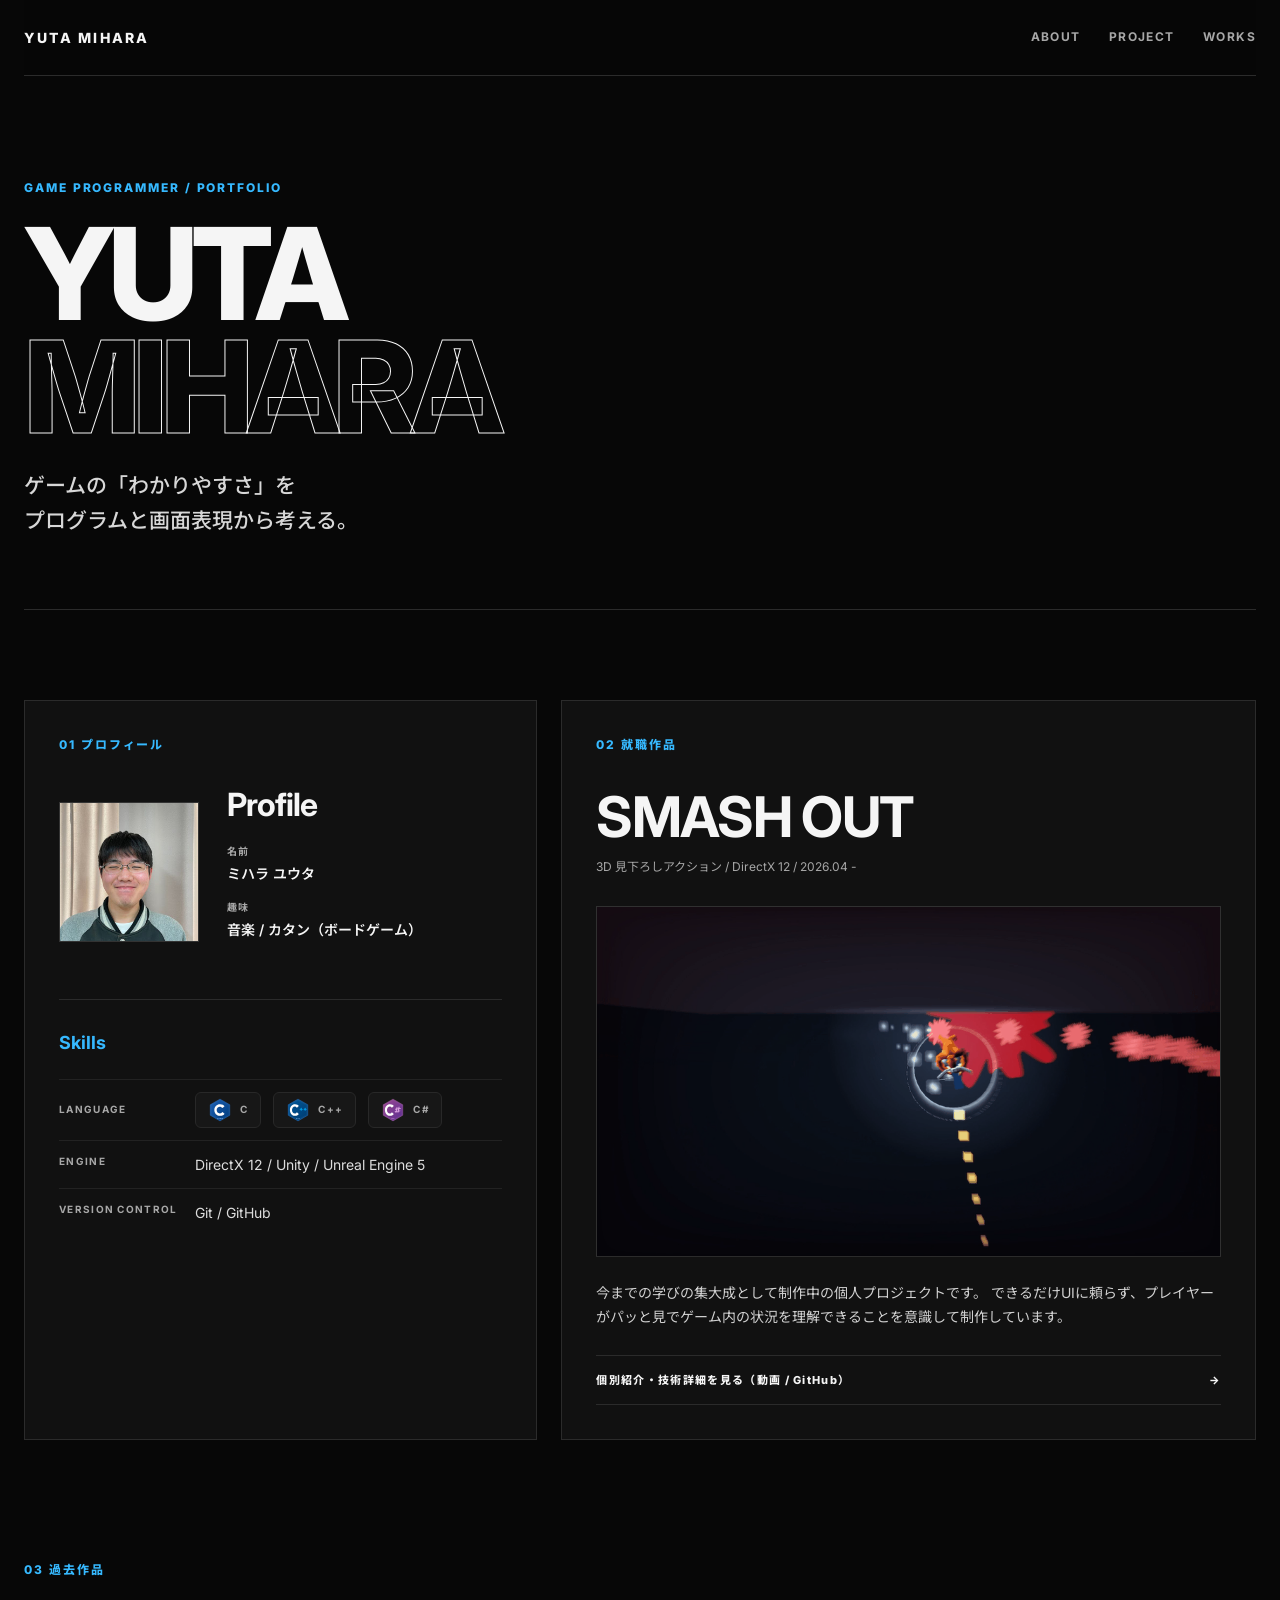
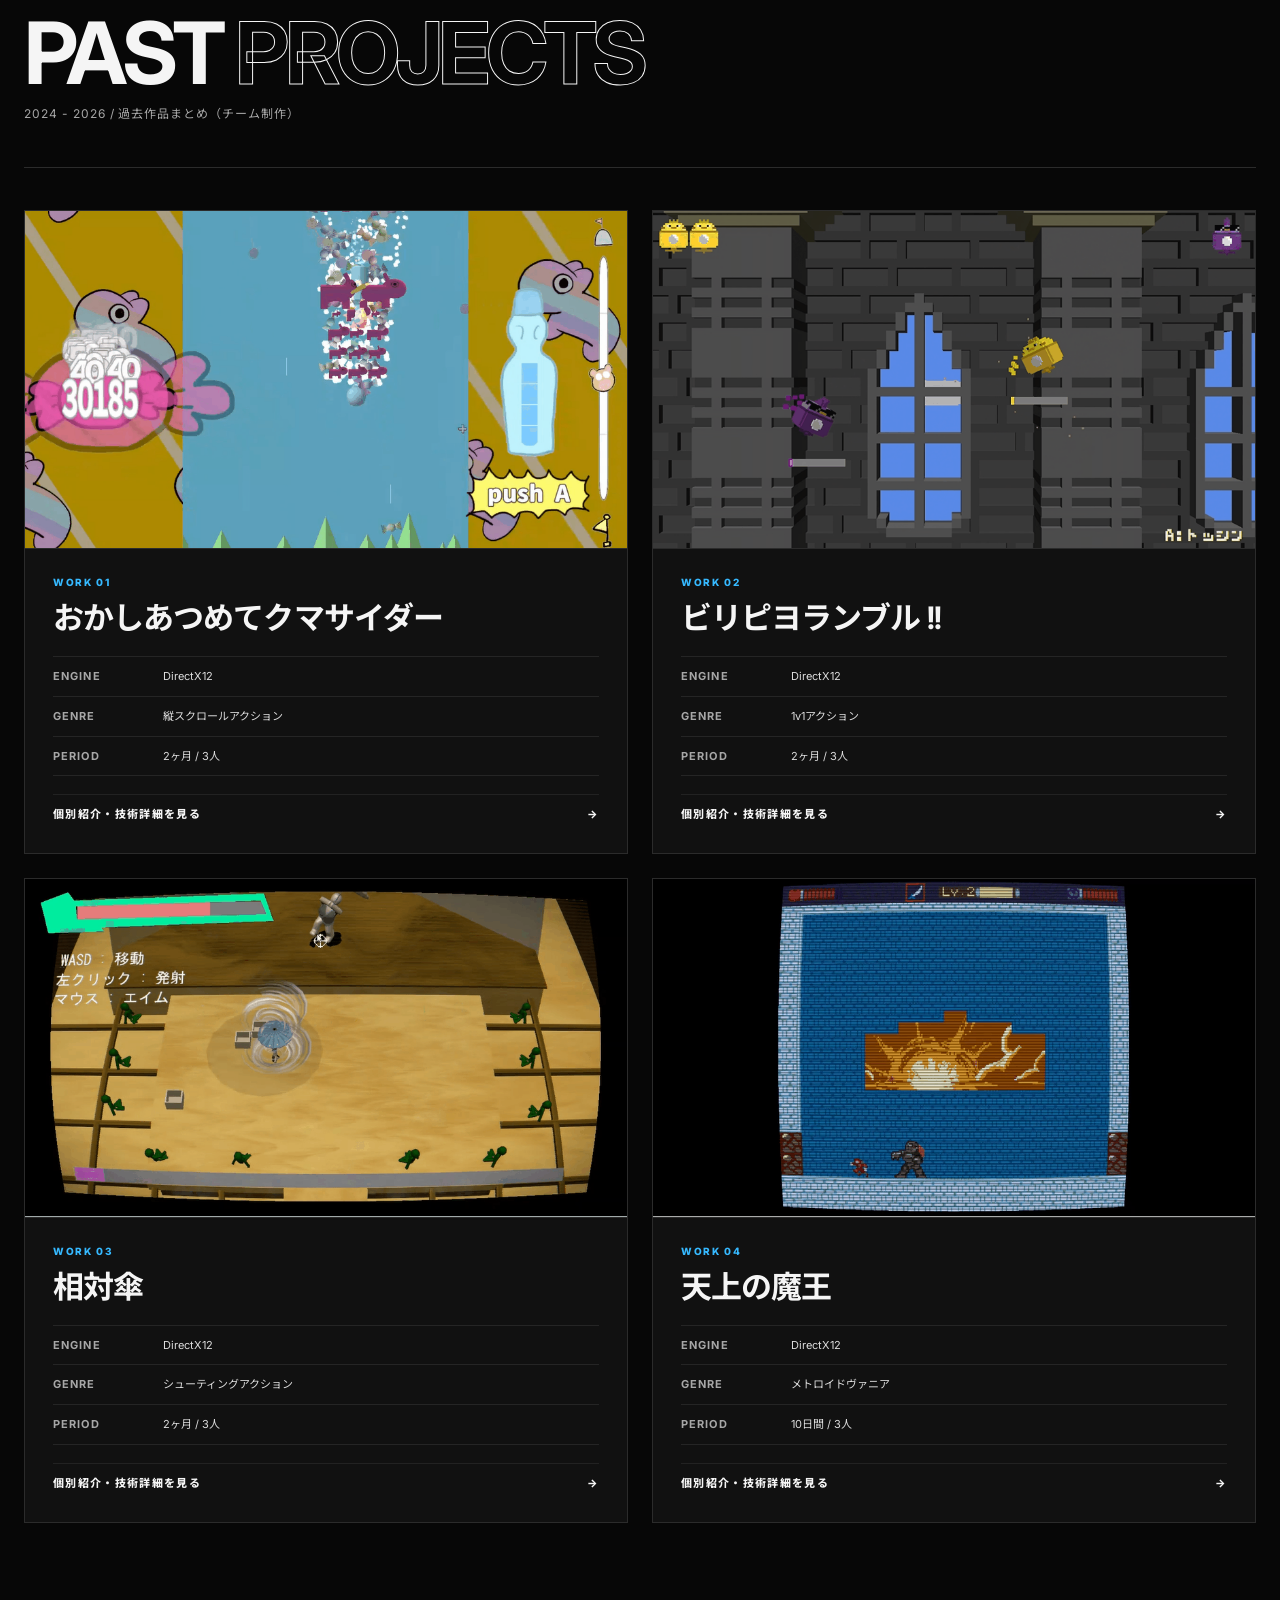
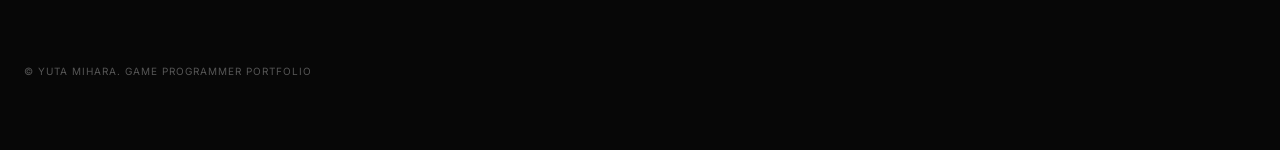
<file: index.html>
<!DOCTYPE html>
<html lang="ja">
<head>
  <meta charset="UTF-8">
  <meta name="viewport" content="width=device-width, initial-scale=1.0">
  <meta http-equiv="Cache-Control" content="no-cache, no-store, must-revalidate">
  <meta http-equiv="Pragma" content="no-cache">
  <meta http-equiv="Expires" content="0">
  <meta name="description" content="ミハラ ユウタ - Game Programmer Portfolio">
  <title>Mihara Yuta | Game Programmer</title>
  <link rel="stylesheet" href="style.css?v=2026102003">
</head>
<body>
  <!-- =====================================================================
       画面1: ポートフォリオ トップ画面 (Home View)
       ===================================================================== -->
  <div id="home-view" class="page-view is-active">
    <header class="site-header">
      <a class="logo" href="#">YUTA MIHARA</a>
      <nav class="nav" aria-label="メインナビゲーション">
        <a href="#about">ABOUT</a>
        <a href="#main-work">PROJECT</a>
        <a href="#past-works">WORKS</a>
      </nav>
    </header>

    <main>
      <section class="hero">
        <div class="hero-heading">
          <p class="eyebrow">GAME PROGRAMMER / PORTFOLIO</p>
          <h1>YUTA<br><span>MIHARA</span></h1>
          <p class="hero-copy">ゲームの「わかりやすさ」を<br>プログラムと画面表現から考える。</p>
        </div>
      </section>

      <section class="intro-grid" id="about">
        <article class="profile-card panel">
          <div class="section-label">01 プロフィール</div>
          <div class="profile-main">
            <div class="profile-image-wrap">
              <img src="assets/profile.jpg" alt="ミハラ ユウタのプロフィール写真">
            </div>
            <div class="profile-info">
              <h2>Profile</h2>
              <dl>
                <div>
                  <dt>名前</dt>
                  <dd>ミハラ ユウタ</dd>
                </div>
                <div>
                  <dt>趣味</dt>
                  <dd>音楽 / カタン（ボードゲーム）</dd>
                </div>
              </dl>
            </div>
          </div>

          <div class="skills">
            <h3>Skills</h3>
            <div class="skill-row skill-row-lang">
              <span>LANGUAGE</span>
              <div class="lang-icons">
                <div class="lang-item" title="C言語">
                  <img src="assets/icons/c.svg" alt="C" width="24" height="24">
                  <span class="lang-name">C</span>
                </div>
                <div class="lang-item" title="C++">
                  <img src="assets/icons/cpp.svg" alt="C++" width="24" height="24">
                  <span class="lang-name">C++</span>
                </div>
                <div class="lang-item" title="C#">
                  <img src="assets/icons/csharp.svg" alt="C#" width="24" height="24">
                  <span class="lang-name">C#</span>
                </div>
              </div>
            </div>
            <div class="skill-row">
              <span>ENGINE</span>
              <p>DirectX 12 / Unity / Unreal Engine 5</p>
            </div>
            <div class="skill-row">
              <span>VERSION CONTROL</span>
              <p>Git / GitHub</p>
            </div>
          </div>
        </article>

        <!-- 就職作品カード（クリックで個別紹介ページへ遷移） -->
        <a href="#work-smash-out" class="game-card panel" id="main-work" data-work-id="smash-out" aria-label="就職作品 SMASH OUT の個別紹介ページを開く">
          <div class="section-label">02 就職作品</div>
          <div class="game-heading">
            <h2>SMASH OUT</h2>
            <p class="game-meta">3D 見下ろしアクション / DirectX 12 / 2026.04 -</p>
          </div>

          <figure class="game-image work-gif">
            <img src="assets/smash-out.gif" alt="SMASH OUTのゲームプレイ"
              onerror="this.style.display='none'; this.nextElementSibling.style.display='grid';">
            <div class="gif-placeholder" style="display:none;">SMASH OUT / GIF</div>
          </figure>

          <div class="game-description">
            <p>
              今までの学びの集大成として制作中の個人プロジェクトです。
              できるだけUIに頼らず、プレイヤーがパッと見でゲーム内の状況を理解できることを意識して制作しています。
            </p>
          </div>

          <div class="detail-link">
            <span>個別紹介・技術詳細を見る（動画 / GitHub）</span>
            <span aria-hidden="true">→</span>
          </div>
        </a>
      </section>

      <section class="past-works" id="past-works">
        <div class="past-works-heading">
          <div class="section-label">03 過去作品</div>
          <h2>PAST <span>PROJECTS</span></h2>
          <p>2024 - 2026 / 過去作品まとめ（チーム制作）</p>
        </div>

        <div class="works-grid">
          <a href="#work-kuma-cider" class="work-card" data-work-id="kuma-cider" aria-label="おかしあつめてクマサイダー の個別紹介ページを開く">
            <figure class="work-gif">
              <img src="assets/kuma-cider.gif" alt="おかしあつめてクマサイダーのゲームプレイ"
                onerror="this.style.display='none'; this.nextElementSibling.style.display='grid';">
              <div class="gif-placeholder" style="display:none;">KUMA CIDER / GIF</div>
            </figure>
            <div class="work-content">
              <div class="work-number">WORK 01</div>
              <h3>おかしあつめてクマサイダー</h3>
              <dl class="work-meta">
                <div><dt>ENGINE</dt><dd>DirectX12</dd></div>
                <div><dt>GENRE</dt><dd>縦スクロールアクション</dd></div>
                <div><dt>PERIOD</dt><dd>2ヶ月 / 3人</dd></div>
              </dl>
              <div class="detail-link">
                <span>個別紹介・技術詳細を見る</span>
                <span aria-hidden="true">→</span>
              </div>
            </div>
          </a>

          <a href="#work-bilypiyo-rumble" class="work-card" data-work-id="bilypiyo-rumble" aria-label="ビリピヨランブル !! の個別紹介ページを開く">
            <figure class="work-gif">
              <img src="assets/bilypiyo-rumble.gif" alt="ビリピヨランブル!!のゲームプレイ"
                onerror="this.style.display='none'; this.nextElementSibling.style.display='grid';">
              <div class="gif-placeholder" style="display:none;">BILIPIYO RUMBLE / GIF</div>
            </figure>
            <div class="work-content">
              <div class="work-number">WORK 02</div>
              <h3>ビリピヨランブル !!</h3>
              <dl class="work-meta">
                <div><dt>ENGINE</dt><dd>DirectX12</dd></div>
                <div><dt>GENRE</dt><dd>1v1アクション</dd></div>
                <div><dt>PERIOD</dt><dd>2ヶ月 / 3人</dd></div>
              </dl>
              <div class="detail-link">
                <span>個別紹介・技術詳細を見る</span>
                <span aria-hidden="true">→</span>
              </div>
            </div>
          </a>

          <a href="#work-soutai-gasa" class="work-card" data-work-id="soutai-gasa" aria-label="相対傘 の個別紹介ページを開く">
            <figure class="work-gif">
              <img src="assets/soutai-gasa.gif" alt="相対傘のゲームプレイ"
                onerror="this.style.display='none'; this.nextElementSibling.style.display='grid';">
              <div class="gif-placeholder" style="display:none;">SOUTAI GASA / GIF</div>
            </figure>
            <div class="work-content">
              <div class="work-number">WORK 03</div>
              <h3>相対傘</h3>
              <dl class="work-meta">
                <div><dt>ENGINE</dt><dd>DirectX12</dd></div>
                <div><dt>GENRE</dt><dd>シューティングアクション</dd></div>
                <div><dt>PERIOD</dt><dd>2ヶ月 / 3人</dd></div>
              </dl>
              <div class="detail-link">
                <span>個別紹介・技術詳細を見る</span>
                <span aria-hidden="true">→</span>
              </div>
            </div>
          </a>

          <a href="#work-maou" class="work-card" data-work-id="maou" aria-label="天上の魔王 の個別紹介ページを開く">
            <figure class="work-gif">
              <img src="assets/new-work.gif" alt="天上の魔王のゲームプレイ"
                onerror="this.style.display='none'; this.nextElementSibling.style.display='grid';">
              <div class="gif-placeholder" style="display:none;">NEW WORK / GIF</div>
            </figure>
            <div class="work-content">
              <div class="work-number">WORK 04</div>
              <h3>天上の魔王</h3>
              <dl class="work-meta">
                <div><dt>ENGINE</dt><dd>DirectX12</dd></div>
                <div><dt>GENRE</dt><dd>メトロイドヴァニア</dd></div>
                <div><dt>PERIOD</dt><dd>10日間 / 3人</dd></div>
              </dl>
              <div class="detail-link">
                <span>個別紹介・技術詳細を見る</span>
                <span aria-hidden="true">→</span>
              </div>
            </div>
          </a>
        </div>
      </section>
    </main>

    <footer>
      <p>© YUTA MIHARA. GAME PROGRAMMER PORTFOLIO</p>
    </footer>
  </div>

  <!-- =====================================================================
       画面2: 作品個別紹介ページ (Detail View - 画面全体が完全に切り替わる)
       ===================================================================== -->
  <div id="detail-view" class="page-view" style="display: none;">
    <header class="site-header detail-header">
      <button type="button" class="back-link-btn" id="header-back-btn" aria-label="トップ一覧に戻る">
        <span class="back-arrow" aria-hidden="true">←</span>
        <span>TOPに戻る</span>
      </button>

      <nav class="breadcrumb-nav" aria-label="階層ナビゲーション">
        <button type="button" class="breadcrumb-link" id="breadcrumb-home">TOP</button>
        <span class="breadcrumb-sep" aria-hidden="true">/</span>
        <span class="breadcrumb-cat" id="detail-breadcrumb-category">就職作品</span>
        <span class="breadcrumb-sep" aria-hidden="true">/</span>
        <span class="breadcrumb-curr" id="detail-breadcrumb-title">作品名</span>
      </nav>
    </header>

    <main class="detail-page-main" id="detail-content">
      <!-- main.js により選択された作品の詳細情報を画面全体に動的生成 -->
    </main>

    <footer class="detail-page-footer">
      <p>© YUTA MIHARA. GAME PROGRAMMER PORTFOLIO</p>
    </footer>
  </div>

  <script src="main.js?v=2026102003"></script>
</body>
</html>
</file>
<file: style.css>
@import url('https://fonts.googleapis.com/css2?family=Inter:wght@400;500;600;700;800&family=Noto+Sans+JP:wght@400;500;700;900&display=swap');

:root {
  --bg: #070707;
  --surface: #111111;
  --surface-2: #171717;
  --line: #2b2b2b;
  --text: #f5f5f5;
  --muted: #a7a7a7;
  --accent: #36b9ff;
  --max-width: 1240px;
}

* {
  box-sizing: border-box;
}

html {
  scroll-behavior: smooth;
}

body {
  margin: 0;
  background: var(--bg);
  color: var(--text);
  font-family: "Inter", "Noto Sans JP", sans-serif;
  line-height: 1.7;
}

img {
  display: block;
  max-width: 100%;
}

a {
  color: inherit;
  text-decoration: none;
}

.site-header {
  position: sticky;
  top: 0;
  z-index: 10;
  display: flex;
  align-items: center;
  justify-content: space-between;
  width: min(100% - 48px, var(--max-width));
  height: 76px;
  margin: 0 auto;
  background: rgba(7, 7, 7, 0.88);
  backdrop-filter: blur(14px);
  border-bottom: 1px solid var(--line);
}

.logo {
  font-size: 14px;
  font-weight: 800;
  letter-spacing: 0.16em;
}

.nav {
  display: flex;
  gap: 28px;
}

.nav a {
  color: var(--muted);
  font-size: 12px;
  font-weight: 700;
  letter-spacing: 0.12em;
  transition: color 0.2s ease;
}

.nav a:hover {
  color: var(--accent);
}

main {
  width: min(100% - 48px, var(--max-width));
  margin: 0 auto;
}

.hero {
  min-height: 470px;
  display: flex;
  align-items: center;
  padding: 90px 0 70px;
  border-bottom: 1px solid var(--line);
}

.eyebrow,
.game-kicker,
.section-label {
  color: var(--accent);
  font-size: 12px;
  font-weight: 800;
  letter-spacing: 0.16em;
}

.hero h1 {
  margin: 20px 0 24px;
  font-size: clamp(64px, 10vw, 132px);
  line-height: 0.88;
  letter-spacing: -0.055em;
  font-weight: 800;
}

.hero h1 span {
  color: transparent;
  -webkit-text-stroke: 1px var(--text);
}

.hero-copy {
  margin: 0;
  color: #d7d7d7;
  font-size: clamp(16px, 2vw, 21px);
  font-weight: 500;
}

.intro-grid {
  display: grid;
  grid-template-columns: minmax(0, 0.85fr) minmax(0, 1.15fr);
  gap: 24px;
  padding: 90px 0;
}

.panel {
  position: relative;
  background: var(--surface);
  border: 1px solid var(--line);
  overflow: hidden;
}

.profile-card {
  padding: 34px;
}

.section-label {
  margin-bottom: 34px;
}

.profile-main {
  display: grid;
  grid-template-columns: 140px 1fr;
  gap: 28px;
  align-items: center;
}

.profile-image-wrap {
  width: 140px;
  aspect-ratio: 1;
  overflow: hidden;
  border: 1px solid #333;
  background: #222;
}

.profile-image-wrap img {
  width: 100%;
  height: 100%;
  object-fit: cover;
}

.profile-info h2,
.game-heading h2 {
  margin: 0;
  line-height: 1;
  font-size: 32px;
  letter-spacing: -0.03em;
}

.profile-info dl {
  margin: 22px 0 0;
}

.profile-info dl div {
  margin-bottom: 13px;
}

.profile-info dt,
.skill-row span {
  color: var(--muted);
  font-size: 10px;
  font-weight: 700;
  letter-spacing: 0.13em;
}

.profile-info dd {
  margin: 2px 0 0;
  font-size: 14px;
  font-weight: 600;
}

.skills {
  margin-top: 44px;
  padding-top: 28px;
  border-top: 1px solid var(--line);
}

.skills h3 {
  margin: 0 0 20px;
  color: var(--accent);
  font-size: 18px;
}

.skill-row {
  display: grid;
  grid-template-columns: 120px 1fr;
  gap: 16px;
  padding: 12px 0;
  border-top: 1px solid #222;
}

.skill-row p {
  margin: 0;
  color: #ddd;
  font-size: 14px;
}

.skill-row b {
  color: var(--muted);
  font-size: 11px;
  font-weight: 500;
}

.game-card {
  padding: 34px;
}

.game-heading {
  margin-bottom: 28px;
}

.game-kicker {
  margin: 0 0 13px;
}

.game-heading h2 {
  font-size: clamp(34px, 5vw, 56px);
}

.game-meta {
  margin: 12px 0 0;
  color: var(--muted);
  font-size: 12px;
}

.game-image {
  margin: 0;
  aspect-ratio: 16 / 9;
  overflow: hidden;
  border: 1px solid #303030;
  background: #000;
}

.game-image img {
  width: 100%;
  height: 100%;
  object-fit: cover;
}

.game-description {
  margin-top: 24px;
  color: #d1d1d1;
  font-size: 14px;
}

.game-description p {
  margin: 0;
}

.detail-link {
  display: flex;
  align-items: center;
  justify-content: space-between;
  margin-top: 26px;
  padding: 15px 0;
  border-top: 1px solid var(--line);
  border-bottom: 1px solid var(--line);
  color: var(--text);
  font-size: 11px;
  font-weight: 800;
  letter-spacing: 0.12em;
  transition: color 0.2s ease, padding 0.2s ease;
}

.detail-link:hover {
  color: var(--accent);
  padding-left: 8px;
  padding-right: 8px;
}

.coming-soon {
  display: flex;
  justify-content: space-between;
  align-items: baseline;
  padding: 30px 0;
  border-top: 1px solid var(--line);
  color: var(--muted);
  font-size: 11px;
  letter-spacing: 0.12em;
}

.coming-soon span {
  color: var(--accent);
  font-weight: 700;
}

footer {
  width: min(100% - 48px, var(--max-width));
  margin: 0 auto;
  padding: 30px 0 60px;
  color: #555;
  font-size: 10px;
  letter-spacing: 0.1em;
}

/* Past works - single page section */
.past-works {
  padding: 30px 0 100px;
}

.past-works-heading {
  padding: 0 0 42px;
  border-bottom: 1px solid var(--line);
}

.past-works-heading h2 {
  margin: 16px 0 12px;
  font-size: clamp(44px, 7vw, 86px);
  line-height: .9;
  letter-spacing: -.055em;
}

.past-works-heading h2 span {
  color: transparent;
  -webkit-text-stroke: 1px var(--text);
}

.past-works-heading p {
  margin: 0;
  color: var(--muted);
  font-size: 12px;
  letter-spacing: .08em;
}

.works-grid {
  display: grid;
  grid-template-columns: repeat(2, minmax(0, 1fr));
  gap: 24px;
  padding-top: 42px;
}

.work-card {
  background: var(--surface);
  border: 1px solid var(--line);
  overflow: hidden;
}

.work-gif {
  position: relative;
  aspect-ratio: 16 / 9;
  margin: 0;
  background: #050505;
  border-bottom: 1px solid var(--line);
  overflow: hidden;
}

.work-gif img {
  width: 100%;
  height: 100%;
  object-fit: cover;
}

.gif-placeholder {
  width: 100%;
  height: 100%;
  place-items: center;
  color: #555;
  font-size: 11px;
  font-weight: 700;
  letter-spacing: .14em;
}

.work-content {
  padding: 25px 28px 29px;
}

.work-number {
  margin-bottom: 10px;
  color: var(--accent);
  font-size: 10px;
  font-weight: 800;
  letter-spacing: .16em;
}

.work-content h3 {
  margin: 0 0 21px;
  font-size: clamp(22px, 3vw, 31px);
  line-height: 1.1;
  letter-spacing: -.03em;
}

.work-meta {
  display: grid;
  grid-template-columns: 110px 1fr;
  margin: 0;
  border-top: 1px solid #252525;
}

.work-meta div {
  display: contents;
}

.work-meta dt,
.work-meta dd {
  margin: 0;
  padding: 10px 0;
  border-bottom: 1px solid #252525;
  font-size: 11px;
}

.work-meta dt {
  color: var(--muted);
  font-weight: 700;
  letter-spacing: .1em;
}

.work-meta dd {
  color: #ddd;
}

@media (max-width: 900px) {
  .works-grid {
    grid-template-columns: 1fr;
  }
}

@media (max-width: 600px) {
  .past-works {
    padding-bottom: 70px;
  }

  .work-content {
    padding: 22px;
  }
}

@media (max-width: 900px) {
  .intro-grid {
    grid-template-columns: 1fr;
  }

  .hero {
    min-height: 400px;
  }
}

@media (max-width: 600px) {
  .site-header,
  main,
  footer {
    width: min(100% - 28px, var(--max-width));
  }

  .site-header {
    height: 64px;
  }

  .nav {
    gap: 16px;
  }

  .hero {
    min-height: 390px;
    padding: 70px 0 55px;
  }

  .profile-card,
  .game-card {
    padding: 22px;
  }

  .profile-main {
    grid-template-columns: 100px 1fr;
    gap: 18px;
  }

  .profile-image-wrap {
    width: 100px;
  }

  .profile-info h2 {
    font-size: 25px;
  }

  .skill-row {
    grid-template-columns: 1fr;
    gap: 2px;
  }

  .coming-soon {
    display: block;
  }

  .coming-soon span {
    display: block;
    margin-top: 6px;
  }
}

/* =============================================================================
   Language Icons & Skills Enhancement
   ============================================================================= */
.skill-row-lang {
  align-items: center;
}

.lang-icons {
  display: flex;
  align-items: center;
  gap: 12px;
  flex-wrap: wrap;
}

.lang-item {
  display: inline-flex;
  align-items: center;
  gap: 8px;
  padding: 5px 12px;
  background: var(--surface-2);
  border: 1px solid #282828;
  border-radius: 6px;
  transition: transform 0.2s ease, border-color 0.2s ease, box-shadow 0.2s ease;
}

.lang-item:hover {
  transform: translateY(-2px);
  border-color: var(--accent);
  box-shadow: 0 4px 12px rgba(54, 185, 255, 0.15);
}

.lang-item img {
  width: 24px;
  height: 24px;
  object-fit: contain;
}

.lang-name {
  font-size: 12px;
  font-weight: 700;
  color: #fff;
  letter-spacing: 0.04em;
}

/* =============================================================================
   Clickable Works Cards
   ============================================================================= */
.game-card[data-work-id],
.work-card[data-work-id] {
  display: block;
  cursor: pointer;
  position: relative;
  text-decoration: none;
  color: inherit;
  transition: transform 0.25s ease, border-color 0.25s ease, box-shadow 0.25s ease;
}

.game-card[data-work-id]:hover,
.work-card[data-work-id]:hover {
  transform: translateY(-4px);
  border-color: #444;
  box-shadow: 0 12px 30px rgba(0, 0, 0, 0.6), 0 0 0 1px rgba(54, 185, 255, 0.35);
}

.game-card[data-work-id]:focus-visible,
.work-card[data-work-id]:focus-visible {
  outline: 2px solid var(--accent);
  outline-offset: 2px;
}

.card-action {
  margin-top: 20px;
}

.work-card .detail-link {
  margin-top: 18px;
  padding: 10px 0 0;
  border-top: 1px solid #222;
  border-bottom: none;
}

/* =============================================================================
   Work Detail Full Page View (画面全体が切り替わる個別紹介ページ)
   ============================================================================= */
.page-view {
  min-height: 100vh;
  width: 100%;
}

/* Detail Header & Breadcrumb */
.detail-header {
  position: sticky;
  top: 0;
  z-index: 100;
  display: flex;
  align-items: center;
  justify-content: space-between;
  width: min(100% - 48px, var(--max-width));
  height: 76px;
  margin: 0 auto;
  background: rgba(7, 7, 7, 0.92);
  backdrop-filter: blur(14px);
  -webkit-backdrop-filter: blur(14px);
  border-bottom: 1px solid var(--line);
}

.back-link-btn {
  display: inline-flex;
  align-items: center;
  gap: 8px;
  background: var(--surface);
  border: 1px solid var(--line);
  color: var(--text);
  padding: 8px 16px;
  border-radius: 4px;
  font-family: inherit;
  font-size: 11px;
  font-weight: 800;
  letter-spacing: 0.12em;
  cursor: pointer;
  transition: all 0.2s ease;
}

.back-link-btn:hover {
  background: #202020;
  border-color: var(--accent);
  color: var(--accent);
  transform: translateX(-3px);
}

.breadcrumb-nav {
  display: flex;
  align-items: center;
  gap: 10px;
  font-size: 11px;
  font-weight: 700;
  letter-spacing: 0.1em;
}

.breadcrumb-link {
  background: none;
  border: none;
  color: var(--muted);
  cursor: pointer;
  padding: 4px 6px;
  font-family: inherit;
  font-size: inherit;
  font-weight: inherit;
  letter-spacing: inherit;
  border-radius: 4px;
  transition: all 0.2s ease;
}

.breadcrumb-link:hover {
  color: var(--accent);
  background: rgba(54, 185, 255, 0.1);
}

.breadcrumb-sep {
  color: #444;
}

.breadcrumb-cat {
  color: var(--muted);
}

.breadcrumb-curr {
  color: var(--text);
  max-width: 260px;
  overflow: hidden;
  text-overflow: ellipsis;
  white-space: nowrap;
}

/* Detail Page Main Content */
.detail-page-main {
  width: min(100% - 48px, var(--max-width));
  margin: 0 auto;
  padding: 60px 0 100px;
}

.detail-hero {
  margin-bottom: 48px;
  padding-bottom: 36px;
  border-bottom: 1px solid var(--line);
}

.detail-kicker {
  color: var(--accent);
  font-size: 12px;
  font-weight: 800;
  letter-spacing: 0.18em;
  margin-bottom: 14px;
}

.detail-title {
  margin: 0 0 18px;
  font-size: clamp(38px, 6vw, 68px);
  font-weight: 800;
  line-height: 1.0;
  letter-spacing: -0.04em;
}

.detail-summary {
  margin: 0;
  color: #ccc;
  font-size: clamp(15px, 1.6vw, 18px);
  line-height: 1.8;
  max-width: 860px;
}

/* Detail Grid (Video & Specs) */
.detail-main-grid {
  display: grid;
  grid-template-columns: minmax(0, 1.25fr) minmax(0, 0.95fr);
  gap: 36px;
  margin-bottom: 50px;
}

.detail-section-title {
  display: flex;
  align-items: center;
  gap: 10px;
  font-size: 13px;
  font-weight: 800;
  letter-spacing: 0.14em;
  color: #fff;
  margin-bottom: 20px;
}

.detail-section-title span {
  color: var(--accent);
}

/* Media (Video / Thumbnail) */
.detail-media-wrap {
  display: flex;
  flex-direction: column;
  gap: 16px;
}

.detail-video-container {
  position: relative;
  width: 100%;
  aspect-ratio: 16 / 9;
  background: #000;
  border: 1px solid #2a2a2a;
  border-radius: 4px;
  overflow: hidden;
  box-shadow: 0 10px 30px rgba(0, 0, 0, 0.6);
}

.detail-video-container iframe {
  position: absolute;
  top: 0;
  left: 0;
  width: 100%;
  height: 100%;
  border: none;
}

.detail-thumbnail {
  margin: 0;
  aspect-ratio: 16 / 9;
  background: #000;
  border: 1px solid #2a2a2a;
  border-radius: 4px;
  overflow: hidden;
}

.detail-thumbnail img {
  width: 100%;
  height: 100%;
  object-fit: cover;
}

.video-sub-action {
  display: flex;
  justify-content: flex-end;
}

.ext-video-link {
  display: inline-flex;
  align-items: center;
  gap: 8px;
  font-size: 11px;
  font-weight: 700;
  letter-spacing: 0.08em;
  color: var(--accent);
  padding: 9px 16px;
  background: rgba(54, 185, 255, 0.08);
  border: 1px solid rgba(54, 185, 255, 0.25);
  border-radius: 4px;
  transition: all 0.2s ease;
}

.ext-video-link:hover {
  background: rgba(54, 185, 255, 0.18);
  border-color: var(--accent);
  transform: translateY(-1px);
}

.video-placeholder-notice {
  display: flex;
  gap: 16px;
  align-items: flex-start;
  padding: 18px 20px;
  background: #111;
  border: 1px dashed #333;
  border-radius: 4px;
}

.notice-icon {
  font-size: 24px;
  line-height: 1;
}

.notice-text strong {
  display: block;
  font-size: 13px;
  color: #eee;
  margin-bottom: 4px;
}

.notice-text p {
  margin: 0;
  font-size: 12px;
  color: var(--muted);
  line-height: 1.6;
}

/* Specs List */
.detail-specs-list {
  margin: 0;
  background: var(--surface);
  border: 1px solid var(--line);
  border-radius: 4px;
}

.spec-item {
  display: grid;
  grid-template-columns: 120px 1fr;
  padding: 16px 20px;
  border-bottom: 1px solid #222;
  align-items: center;
}

.spec-item:last-child {
  border-bottom: none;
}

.spec-item dt {
  color: var(--muted);
  font-size: 11px;
  font-weight: 700;
  letter-spacing: 0.1em;
}

.spec-item dd {
  margin: 0;
  font-size: 14px;
  color: #eee;
}

.spec-tag {
  display: inline-block;
  padding: 3px 10px;
  background: #1d1d1d;
  border: 1px solid #363636;
  border-radius: 3px;
  color: var(--accent);
  font-weight: 700;
  font-size: 12px;
}

.github-badge-link {
  display: inline-flex;
  align-items: center;
  gap: 10px;
  background: #24292e;
  border: 1px solid #444;
  padding: 9px 16px;
  border-radius: 4px;
  color: #fff;
  font-size: 12px;
  font-weight: 700;
  transition: all 0.2s ease;
}

.github-badge-link:hover {
  background: #2f363d;
  border-color: var(--accent);
  color: #fff;
  transform: translateX(2px);
}

.github-badge-link .arrow {
  color: var(--accent);
}

.github-placeholder-text {
  font-size: 12px;
  color: #777;
}

/* Comment & Highlights */
.detail-comment-card {
  padding: 30px 32px;
  background: var(--surface);
  border: 1px solid var(--line);
  border-radius: 4px;
}

.comment-heading {
  margin: 24px 0 12px;
  font-size: 15px;
  font-weight: 700;
  color: var(--accent);
  letter-spacing: 0.06em;
}

.comment-heading:first-child {
  margin-top: 0;
}

.comment-p {
  margin: 0 0 12px;
  color: #ccc;
  font-size: 14px;
  line-height: 1.85;
}

.comment-bullet {
  margin: 0 0 8px 16px;
  color: #ddd;
  font-size: 14px;
  line-height: 1.75;
}

.comment-spacer {
  height: 16px;
}

/* Pagination (Prev / Next Work) */
.detail-pagination {
  display: grid;
  grid-template-columns: 1fr auto 1fr;
  gap: 16px;
  align-items: center;
  margin-top: 50px;
  padding-top: 30px;
  border-top: 1px solid var(--line);
}

.pagination-link {
  display: flex;
  flex-direction: column;
  padding: 14px 18px;
  background: var(--surface);
  border: 1px solid var(--line);
  border-radius: 4px;
  color: inherit;
  text-align: left;
  cursor: pointer;
  transition: all 0.2s ease;
  font-family: inherit;
}

.pagination-link.next {
  text-align: right;
}

.pagination-link:hover {
  background: var(--surface-2);
  border-color: var(--accent);
  transform: translateY(-2px);
}

.pagination-sub {
  font-size: 10px;
  font-weight: 800;
  letter-spacing: 0.12em;
  color: var(--accent);
  margin-bottom: 4px;
}

.pagination-name {
  font-size: 13px;
  font-weight: 700;
  color: #eee;
}

.pagination-center-btn {
  background: transparent;
  border: 1px solid #333;
  color: var(--muted);
  padding: 10px 18px;
  border-radius: 4px;
  font-family: inherit;
  font-size: 11px;
  font-weight: 700;
  letter-spacing: 0.1em;
  cursor: pointer;
  transition: all 0.2s ease;
}

.pagination-center-btn:hover {
  border-color: var(--accent);
  color: var(--accent);
}

.pagination-empty {
  visibility: hidden;
}

/* Detail Footer Actions */
.detail-footer-actions {
  margin-top: 40px;
  display: flex;
  justify-content: center;
}

.back-to-home-btn {
  display: inline-flex;
  align-items: center;
  gap: 10px;
  background: var(--surface-2);
  border: 1px solid var(--line);
  color: #eee;
  padding: 14px 32px;
  border-radius: 4px;
  font-family: inherit;
  font-size: 13px;
  font-weight: 800;
  letter-spacing: 0.12em;
  cursor: pointer;
  transition: all 0.2s ease;
}

.back-to-home-btn:hover {
  background: #242424;
  border-color: var(--accent);
  color: var(--accent);
  transform: translateY(-2px);
  box-shadow: 0 8px 20px rgba(0, 0, 0, 0.4);
}

.detail-page-footer {
  width: min(100% - 48px, var(--max-width));
  margin: 0 auto;
  padding: 30px 0 60px;
  color: #555;
  font-size: 10px;
  letter-spacing: 0.1em;
  border-top: 1px solid var(--line);
}

/* Responsive */
@media (max-width: 900px) {
  .detail-main-grid {
    grid-template-columns: 1fr;
    gap: 30px;
  }
}

@media (max-width: 600px) {
  .detail-header,
  .detail-page-main,
  .detail-page-footer {
    width: min(100% - 28px, var(--max-width));
  }

  .detail-header {
    height: 64px;
  }

  .breadcrumb-cat,
  .breadcrumb-sep:first-of-type {
    display: none;
  }

  .spec-item {
    grid-template-columns: 1fr;
    gap: 4px;
  }

  .detail-pagination {
    grid-template-columns: 1fr;
  }

  .pagination-link.next {
    text-align: left;
  }

  .pagination-center-btn {
    display: none;
  }
}
</file>
